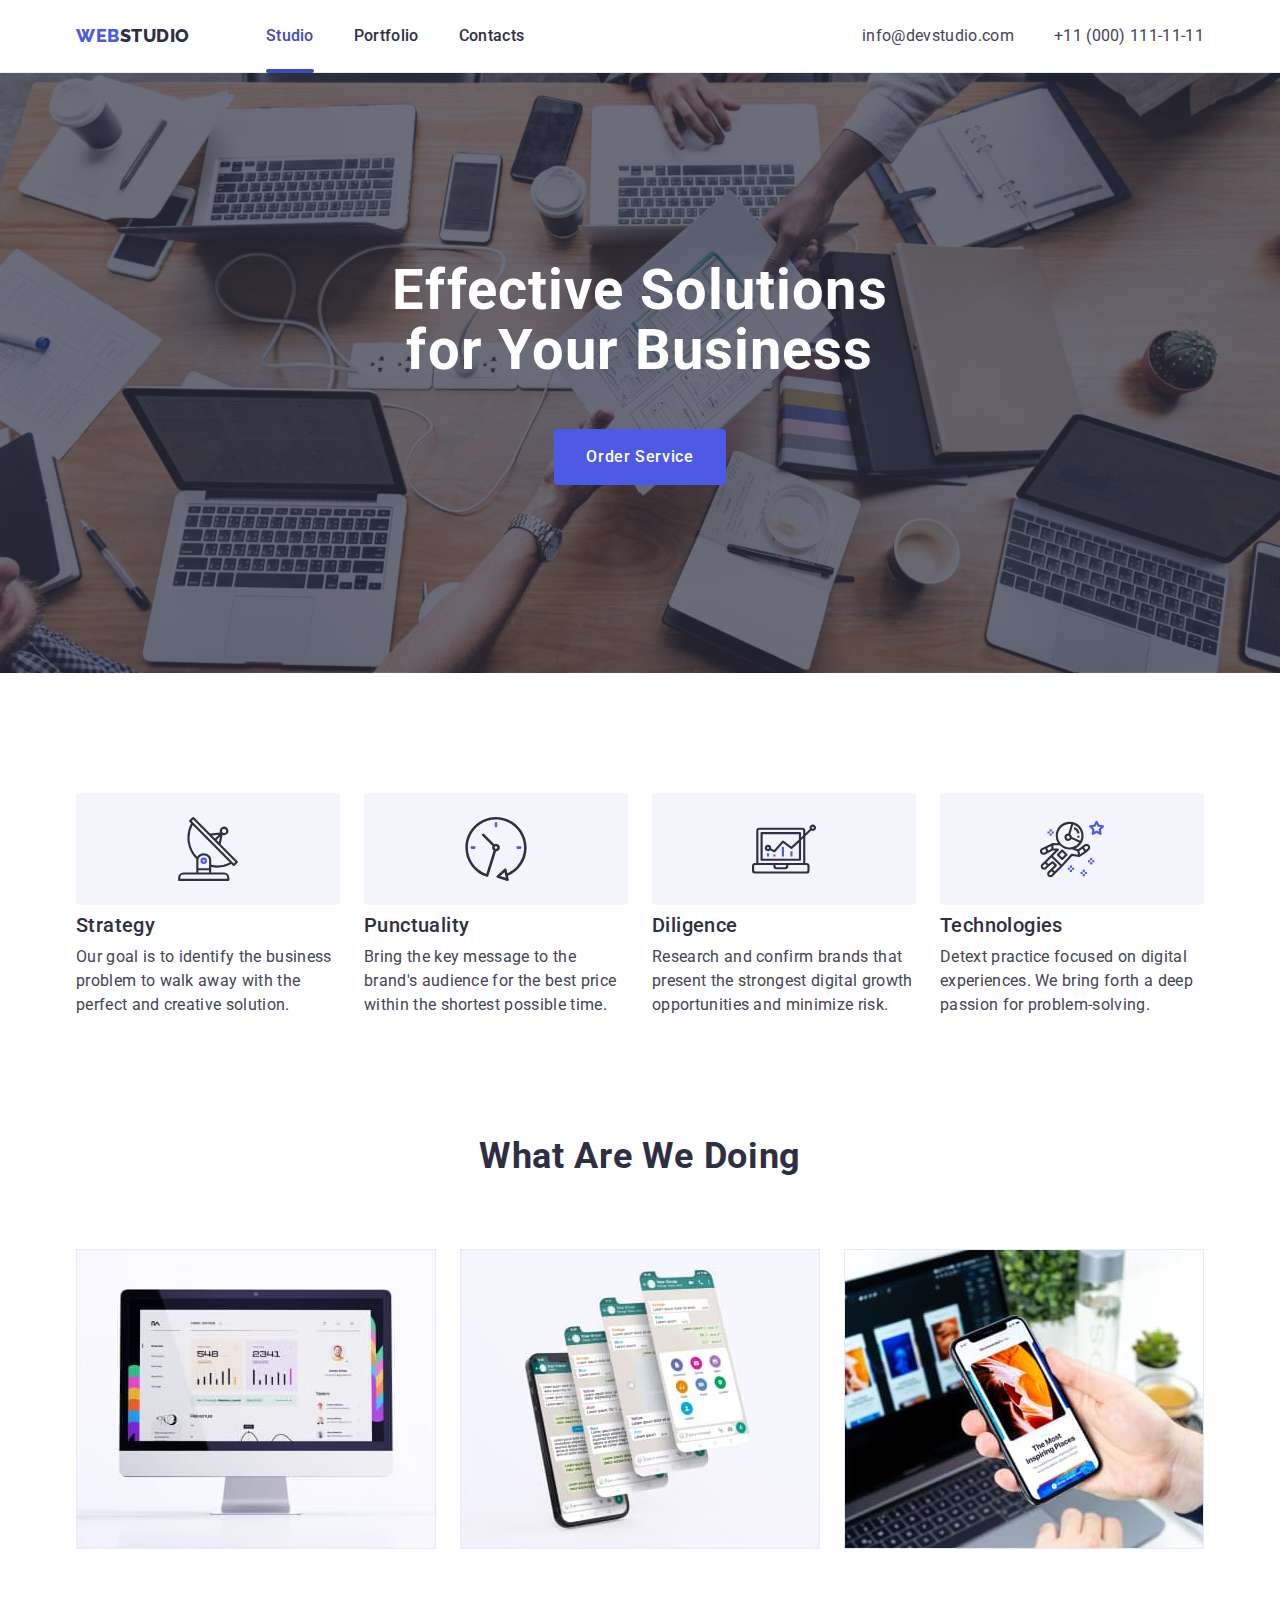
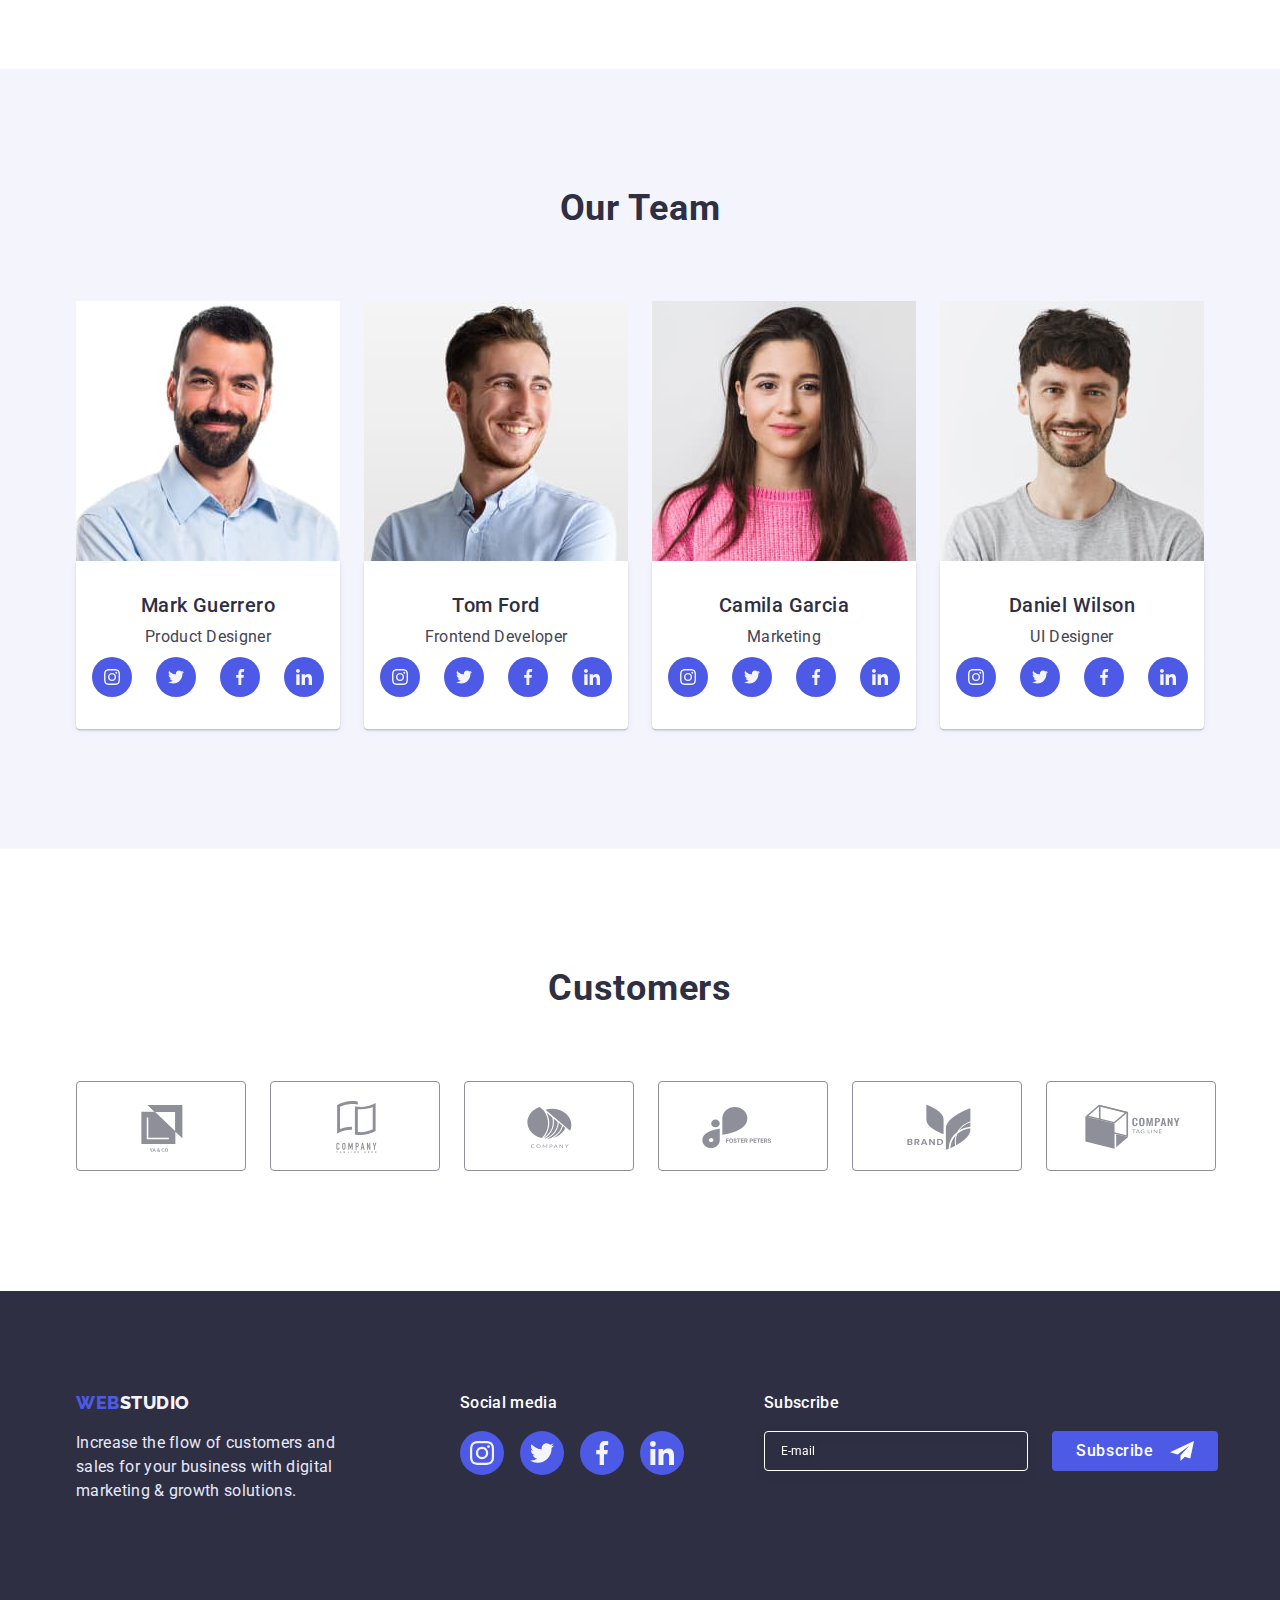
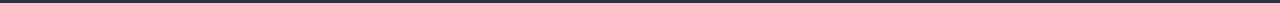
<file: index.html>
<!DOCTYPE html>
<html lang="en">
  <head>
    <meta charset="UTF-8" />
    <meta http-equiv="X-UA-Compatible" content="IE=edge" />
    <meta name="viewport" content="width=device-width, initial-scale=1.0" />
    <title>Document</title>
    <link rel="preconnect" href="https://fonts.googleapis.com" />
    <link rel="preconnect" href="https://fonts.gstatic.com" crossorigin />
    <link
      href="https://fonts.googleapis.com/css2?family=Raleway:wght@800&family=Roboto:wght@400;500;700;900&display=swap"
      rel="stylesheet"
    />
    <link
      rel="stylesheet"
      href="https://cdn.jsdelivr.net/npm/modern-normalize@1.1.0/modern-normalize.min.css"
    />
    <link rel="stylesheet" href="./css/styles.css" />
  </head>
  <body>
    <!-- Header -->
    <header class="top-header">
      <div class="container header-container">
        <nav class="top-nav">
          <!-- Logo -->
          <a class="logo-link link" href="./index.html"
            >Web<span class="logo-link-dark">Studio</span></a
          >
          <ul class="menu list">
            <li class="menu-item">
              <a class="menu-link current-link link" href="./index.html"
                >Studio</a
              >
            </li>
            <li class="menu-item">
              <a class="menu-link link" href="./portfolio.html">Portfolio</a>
            </li>
            <li class="menu-item">
              <a class="menu-link link" href="">Contacts</a>
            </li>
          </ul>
        </nav>
        <address class="address">
          <ul class="contact list">
            <li class="contact-item">
              <a class="contact-info link" href="mailto:info@devstudio.com"
                >info@devstudio.com</a
              >
            </li>
            <li class="contact-item">
              <a class="contact-info link" href="tel:+110001111111"
                >+11 (000) 111-11-11</a
              >
            </li>
          </ul>
        </address>
      </div>
    </header>

    <!-- Content  -->
    <main>
      <!-- Hero image -->
      <section class="hero">
        <div class="container hero-container">
          <h1 class="hero-title">Effective Solutions for Your Business</h1>
          <button class="modal-btn" type="button" data-modal-open>
            Order Service
          </button>
        </div>
      </section>

      <!-- Section 1 -->
      <section class="skills-section section">
        <div class="container">
          <h2 class="title visually-hidden">our skills</h2>
          <ul class="flex-list skills-list list">
            <li class="skills-item">
              <div class="skills-card">
                <svg width="64" height="64" class="skills-icon">
                  <use href="./images/icons.svg#icon-antenna"></use>
                </svg>
              </div>
              <div class="skills-text">
                <h3 class="caption">Strategy</h3>
                <p class="text">
                  Our goal is to identify the business problem to walk away with
                  the perfect and creative solution.
                </p>
              </div>
            </li>
            <li class="skills-item">
              <div class="skills-card">
                <svg width="64" height="64" class="skills-icon">
                  <use href="./images/icons.svg#icon-clock"></use>
                </svg>
              </div>
              <div class="skills-text">
                <h3 class="caption">Punctuality</h3>
                <p class="text">
                  Bring the key message to the brand's audience for the best
                  price within the shortest possible time.
                </p>
              </div>
            </li>
            <li class="skills-item">
              <div class="skills-card">
                <svg width="64" height="64" class="skills-icon">
                  <use href="./images/icons.svg#icon-diagram"></use>
                </svg>
              </div>
              <div class="skills-text">
                <h3 class="caption">Diligence</h3>
                <p class="text">
                  Research and confirm brands that present the strongest digital
                  growth opportunities and minimize risk.
                </p>
              </div>
            </li>
            <li class="skills-item">
              <div class="skills-card">
                <svg width="64" height="64" class="skills-icon">
                  <use href="./images/icons.svg#icon-astronaut"></use>
                </svg>
              </div>
              <div class="skills-text">
                <h3 class="caption">Technologies</h3>
                <p class="text">
                  Detext practice focused on digital experiences. We bring forth
                  a deep passion for problem-solving.
                </p>
              </div>
            </li>
          </ul>
        </div>
      </section>

      <!-- Section 2 -->
      <section class="work-section section">
        <div class="container">
          <h2 class="title">What are we doing</h2>
          <ul class="flex-list list">
            <li class="work-item">
              <img
                src="./images/section/computer1.jpg"
                alt="computer"
                width="360"
                height="300"
              />
            </li>
            <li class="work-item">
              <img
                src="./images/section/telephone2.jpg"
                alt="telephone"
                width="360"
                height="300"
              />
            </li>
            <li class="work-item">
              <img
                src="./images/section/technical3.jpg"
                alt="technical"
                width="360"
                height="300"
              />
            </li>
          </ul>
        </div>
      </section>

      <!-- Section 3 -->
      <section class="team-section section">
        <div class="container">
          <h2 class="title">Our Team</h2>
          <ul class="flex-list list">
            <li class="team-item">
              <img
                src="./images/our_team/mark_guerrero.jpg"
                alt="Mark Guerrero"
                width="264"
                height="260"
              />
              <div class="team-text">
                <h3 class="caption">Mark Guerrero</h3>
                <p class="text">Product Designer</p>
                <ul class="team-soc-list list">
                  <li class="team-soc-item">
                    <a href="" class="team-soc-link link">
                      <svg width="16" height="16" class="team-soc-icon">
                        <use href="./images/icons.svg#icon-instagram"></use>
                      </svg>
                    </a>
                  </li>
                  <li class="team-soc-item">
                    <a href="" class="team-soc-link link">
                      <svg width="16" height="16" class="team-soc-icon">
                        <use href="./images/icons.svg#icon-twitter"></use>
                      </svg>
                    </a>
                  </li>
                  <li class="team-soc-item">
                    <a href="" class="team-soc-link link"
                      ><svg width="16" height="16" class="team-soc-icon">
                        <use href="./images/icons.svg#icon-facebook"></use></svg
                    ></a>
                  </li>
                  <li class="team-soc-item">
                    <a href="" class="team-soc-link link"
                      ><svg width="16" height="16" class="team-soc-icon">
                        <use href="./images/icons.svg#icon-linkedin"></use></svg
                    ></a>
                  </li>
                </ul>
              </div>
            </li>
            <li class="team-item">
              <img
                src="./images/our_team/tom_ford.jpg"
                alt="Tom Ford"
                width="264"
                height="260"
              />
              <div class="team-text">
                <h3 class="caption">Tom Ford</h3>
                <p class="text">Frontend Developer</p>
                <ul class="team-soc-list list">
                  <li class="team-soc-item">
                    <a href="" class="team-soc-link link">
                      <svg width="16" height="16" class="team-soc-icon">
                        <use href="./images/icons.svg#icon-instagram"></use>
                      </svg>
                    </a>
                  </li>
                  <li class="team-soc-item">
                    <a href="" class="team-soc-link link">
                      <svg width="16" height="16" class="team-soc-icon">
                        <use href="./images/icons.svg#icon-twitter"></use>
                      </svg>
                    </a>
                  </li>
                  <li class="team-soc-item">
                    <a href="" class="team-soc-link link"
                      ><svg width="16" height="16" class="team-soc-icon">
                        <use href="./images/icons.svg#icon-facebook"></use></svg
                    ></a>
                  </li>
                  <li class="team-soc-item">
                    <a href="" class="team-soc-link link"
                      ><svg width="16" height="16" class="team-soc-icon">
                        <use href="./images/icons.svg#icon-linkedin"></use></svg
                    ></a>
                  </li>
                </ul>
              </div>
            </li>
            <li class="team-item">
              <img
                src="./images/our_team/camila_garcia.jpg"
                alt="Camila Garcia"
                width="264"
                height="260"
              />
              <div class="team-text">
                <h3 class="caption">Camila Garcia</h3>
                <p class="text">Marketing</p>
                <ul class="team-soc-list list">
                  <li class="team-soc-item">
                    <a href="" class="team-soc-link link">
                      <svg width="16" height="16" class="team-soc-icon">
                        <use href="./images/icons.svg#icon-instagram"></use>
                      </svg>
                    </a>
                  </li>
                  <li class="team-soc-item">
                    <a href="" class="team-soc-link link">
                      <svg width="16" height="16" class="team-soc-icon">
                        <use href="./images/icons.svg#icon-twitter"></use>
                      </svg>
                    </a>
                  </li>
                  <li class="team-soc-item">
                    <a href="" class="team-soc-link link"
                      ><svg width="16" height="16" class="team-soc-icon">
                        <use href="./images/icons.svg#icon-facebook"></use></svg
                    ></a>
                  </li>
                  <li class="team-soc-item">
                    <a href="" class="team-soc-link link"
                      ><svg width="16" height="16" class="team-soc-icon">
                        <use href="./images/icons.svg#icon-linkedin"></use></svg
                    ></a>
                  </li>
                </ul>
              </div>
            </li>
            <li class="team-item">
              <img
                src="./images/our_team/daniel_wilson.jpg"
                alt="Daniel Wilson"
                width="264"
                height="260"
              />
              <div class="team-text">
                <h3 class="caption">Daniel Wilson</h3>
                <p class="text">UI Designer</p>
                <ul class="team-soc-list list">
                  <li class="team-soc-item">
                    <a href="" class="team-soc-link link">
                      <svg width="16" height="16" class="team-soc-icon">
                        <use href="./images/icons.svg#icon-instagram"></use>
                      </svg>
                    </a>
                  </li>
                  <li class="team-soc-item">
                    <a href="" class="team-soc-link link">
                      <svg width="16" height="16" class="team-soc-icon">
                        <use href="./images/icons.svg#icon-twitter"></use>
                      </svg>
                    </a>
                  </li>
                  <li class="team-soc-item">
                    <a href="" class="team-soc-link link"
                      ><svg width="16" height="16" class="team-soc-icon">
                        <use href="./images/icons.svg#icon-facebook"></use></svg
                    ></a>
                  </li>
                  <li class="team-soc-item">
                    <a href="" class="team-soc-link link"
                      ><svg width="16" height="16" class="team-soc-icon">
                        <use href="./images/icons.svg#icon-linkedin"></use></svg
                    ></a>
                  </li>
                </ul>
              </div>
            </li>
          </ul>
        </div>
      </section>

      <!-- Section 4 -->
      <section class="customers-section section">
        <div class="container">
          <h2 class="title">Customers</h2>
          <ul class="customers-list list">
            <li class="customers-card">
              <a href="" class="customers-link link">
                <svg width="104" height="56" class="customers-icon">
                  <use href="./images/icons.svg#icon-ya-and-co"></use>
                </svg>
              </a>
            </li>
            <li class="customers-card">
              <a href="" class="customers-link link">
                <svg width="104" height="56" class="customers-icon">
                  <use href="./images/icons.svg#icon-tag-line-here"></use>
                </svg>
              </a>
            </li>
            <li class="customers-card">
              <a href="" class="customers-link link">
                <svg width="104" height="56" class="customers-icon">
                  <use href="./images/icons.svg#icon-company"></use>
                </svg>
              </a>
            </li>
            <li class="customers-card">
              <a href="" class="customers-link link">
                <svg width="104" height="56" class="customers-icon">
                  <use href="./images/icons.svg#icon-foster-peters"></use>
                </svg>
              </a>
            </li>
            <li class="customers-card">
              <a href="" class="customers-link link">
                <svg width="104" height="56" class="customers-icon">
                  <use href="./images/icons.svg#icon-brand"></use>
                </svg>
              </a>
            </li>
            <li class="customers-card">
              <a href="" class="customers-link link">
                <svg width="104" height="56" class="customers-icon">
                  <use href="./images/icons.svg#icon-co-tag-line"></use>
                </svg>
              </a>
            </li>
          </ul>
        </div>
      </section>
    </main>

    <!-- Footer -->
    <footer class="footer-page">
      <div class="container footer-container">
        <div class="footer-logo-box">
          <a class="logo-link link" href="./index.html"
            >Web<span class="logo-link-white">Studio</span></a
          >
          <p class="footer-text text">
            Increase the flow of customers and sales for your business with
            digital marketing & growth solutions.
          </p>
        </div>
        <div class="footer-social-box">
          <p class="social-text text">Social media</p>
          <ul class="footer-soc-list list">
            <li class="footer-soc-item">
              <a href="" class="footer-soc-link link">
                <svg width="24" height="24" class="footer-soc-icon">
                  <use href="./images/icons.svg#icon-instagram"></use>
                </svg>
              </a>
            </li>
            <li class="footer-soc-item">
              <a href="" class="footer-soc-link link">
                <svg width="24" height="24" class="footer-soc-icon">
                  <use href="./images/icons.svg#icon-twitter"></use>
                </svg>
              </a>
            </li>
            <li class="footer-soc-item">
              <a href="" class="footer-soc-link link">
                <svg width="24" height="24" class="footer-soc-icon">
                  <use href="./images/icons.svg#icon-facebook"></use>
                </svg>
              </a>
            </li>
            <li class="footer-soc-item">
              <a href="" class="footer-soc-link link">
                <svg width="24" height="24" class="footer-soc-icon">
                  <use href="./images/icons.svg#icon-linkedin"></use>
                </svg>
              </a>
            </li>
          </ul>
        </div>
        <div class="footer-subcribe-box">
          <p class="social-text text">Subscribe</p>
          <form class="footer-subscribe-form">
            <label class="footer-label">
              <input
                type="email"
                name="email"
                class="subscribe-input"
                placeholder="E-mail"
              />
            </label>
            <button class="subscribe-btn" type="submit">
              Subscribe
              <svg width="24" height="24" class="footer-subscribe-icon">
                <use href="./images/icons.svg#icon-frame"></use>
              </svg>
            </button>
          </form>
        </div>
      </div>
    </footer>

    <!-- Modal window -->
    <div class="backdrop is-hidden" data-modal>
      <div class="modal">
        <button type="button" class="modal-close-btn" data-modal-close>
          <svg width="8" height="8" class="modal-close-icon">
            <use href="./images/icons.svg#icon-close"></use>
          </svg>
        </button>
        <p class="modal-title text">
          Leave your contacts and we will call you back
        </p>
        <form class="contact-form">
          <div class="modal-field">
            <label for="user_name" class="modal-label-text">Name</label>
            <div class="input-wrap">
              <input
                type="text"
                name="user-name"
                class="modal-input"
                id="user_name"
                required
              />
              <svg width="18" height="24" class="modal-input-icon">
                <use href="./images/icons.svg#icon-person-black"></use>
              </svg>
            </div>
          </div>
          <div class="modal-field">
            <label for="user_phone_number" class="modal-label-text"
              >Phone</label
            >
            <div class="input-wrap">
              <input
                type="tel"
                name="phone-number"
                class="modal-input"
                id="user_phone_number"
                required
              />
              <svg width="18" height="24" class="modal-input-icon">
                <use href="./images/icons.svg#icon-phone-black"></use>
              </svg>
            </div>
          </div>
          <div class="modal-field">
            <label for="user_email" class="modal-label-text">Email</label>
            <div class="input-wrap">
              <input
                type="email"
                name="email"
                class="modal-input"
                id="user_email"
              />
              <svg width="18" height="24" class="modal-input-icon">
                <use href="./images/icons.svg#icon-email-black"></use>
              </svg>
            </div>
          </div>
          <div class="input-wrap">
            <label for="user_comment" class="modal-label-text">Comment</label>
            <textarea
              name="comment"
              id="user_comment"
              class="modal-text-area"
              placeholder="Text input"
            ></textarea>
          </div>
          <input
            type="checkbox"
            name="privacy-policy"
            value="true"
            id="privacy_policy"
            class="modal-check visually-hidden"
          />
          <label for="privacy_policy" class="check-text">
            <span>
              <svg width="10" height="8" class="check-icon">
                <use href="./images/icons.svg#icon-check"></use>
              </svg>
            </span>
            I accept the terms and conditions of the<a
              href=""
              class="privacy-link"
              >Privacy Policy</a
            ></label
          >
          <button type="submit" class="modal-submit-btn">Send</button>
        </form>
      </div>
    </div>

    <script src="./js/modal.js"></script>
  </body>
</html>
</file>
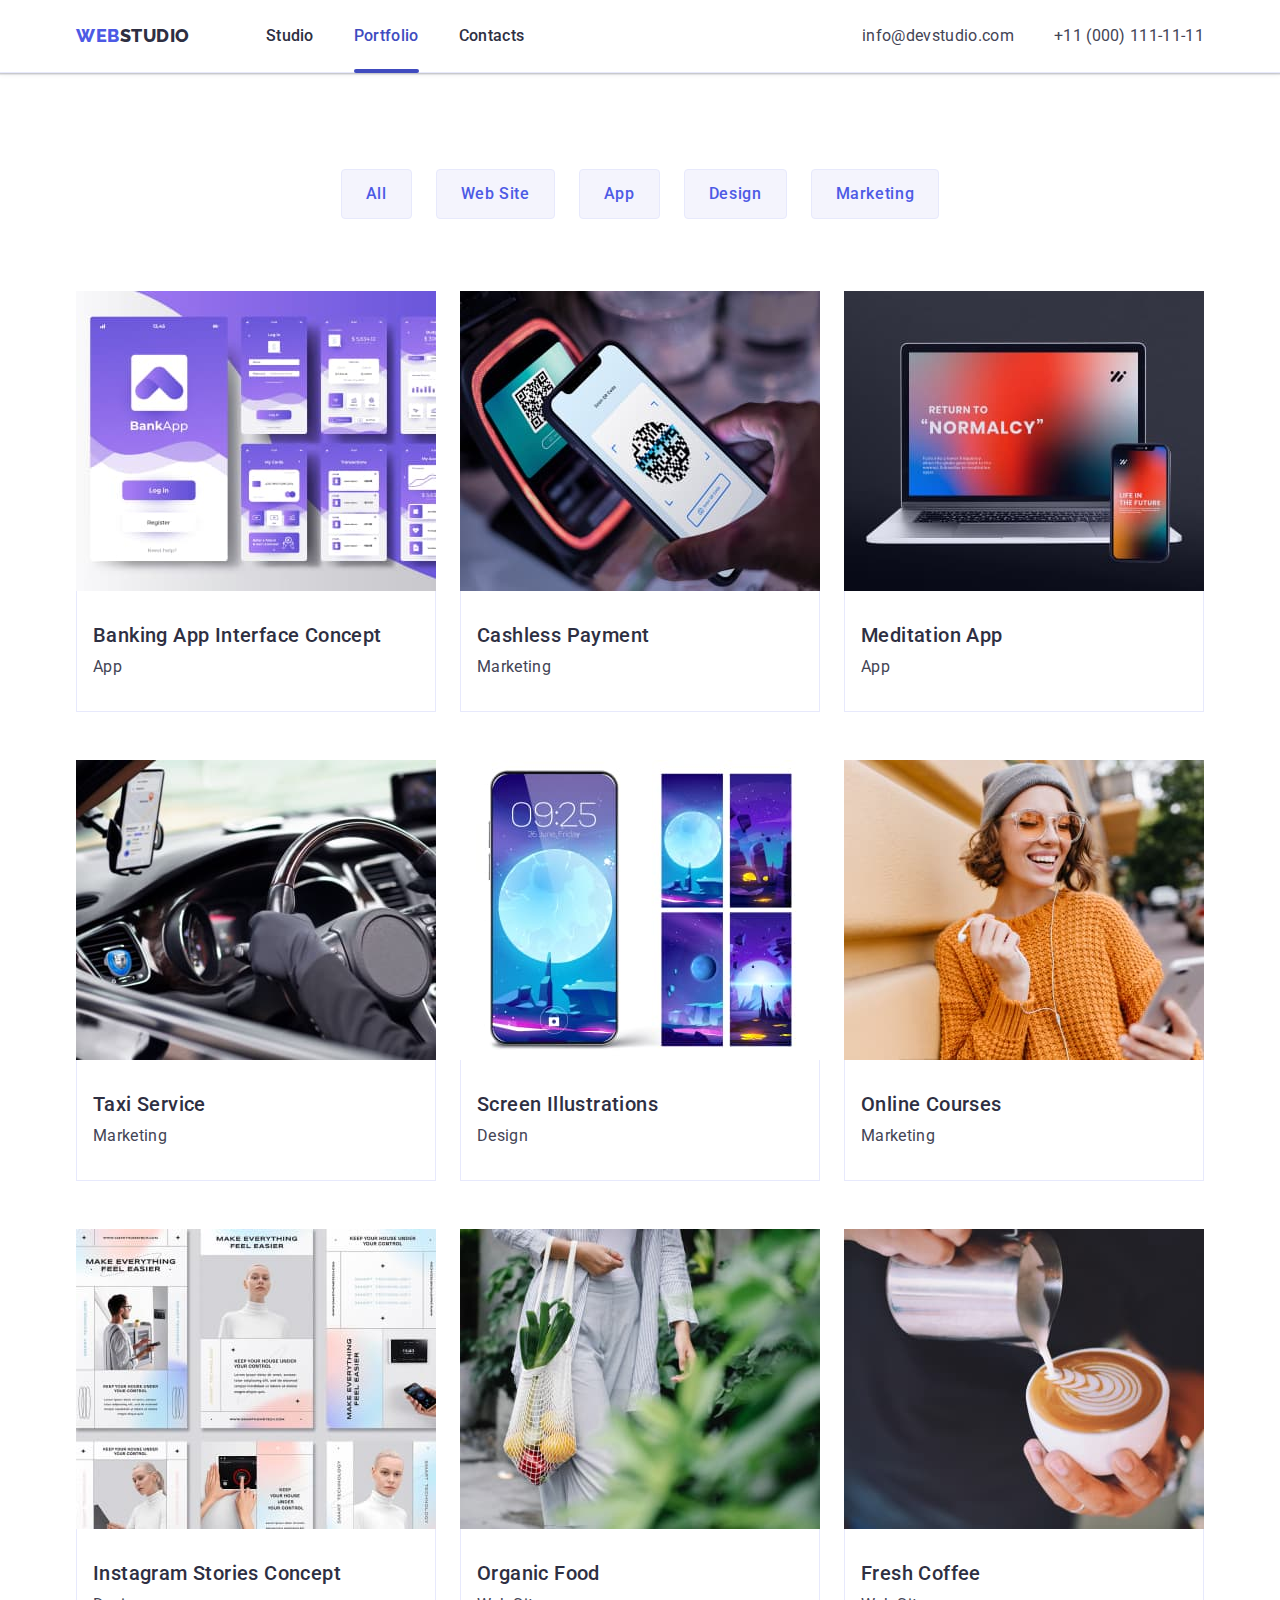
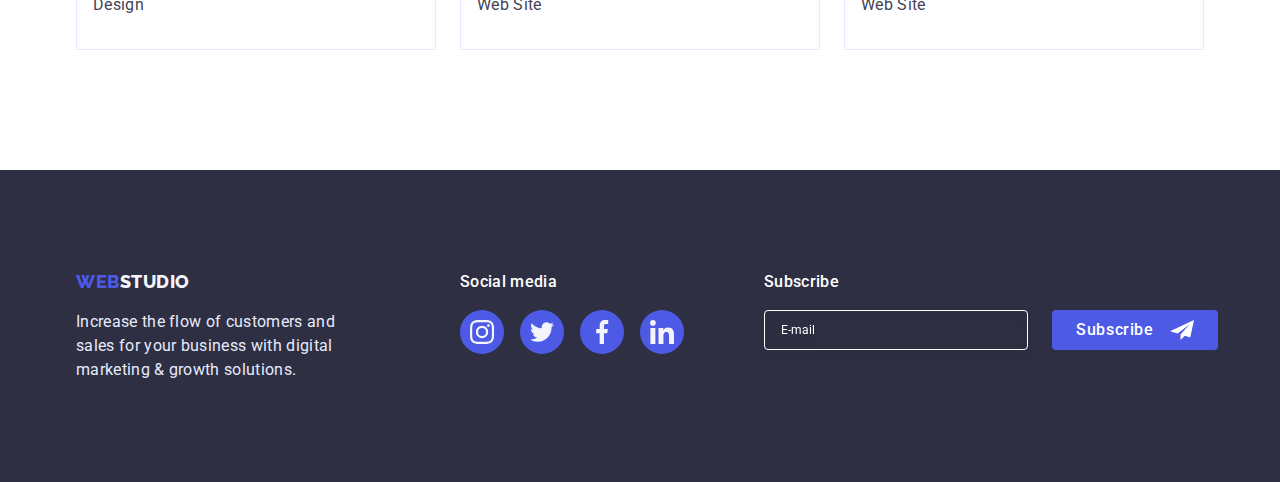
<file: portfolio.html>
<!DOCTYPE html>
<html lang="en">
  <head>
    <meta charset="UTF-8" />
    <meta http-equiv="X-UA-Compatible" content="IE=edge" />
    <meta name="viewport" content="width=device-width, initial-scale=1.0" />
    <title>Document</title>
    <link rel="preconnect" href="https://fonts.googleapis.com" />
    <link rel="preconnect" href="https://fonts.gstatic.com" crossorigin />
    <link
      href="https://fonts.googleapis.com/css2?family=Raleway:wght@800&family=Roboto:wght@400;500;700;900&display=swap"
      rel="stylesheet"
    />
    <link
      rel="stylesheet"
      href="https://cdn.jsdelivr.net/npm/modern-normalize@1.1.0/modern-normalize.min.css"
    />
    <link rel="stylesheet" href="./css/styles.css" />
  </head>
  <body>
    <!-- Header -->
    <header class="top-header">
      <div class="container header-container">
        <nav class="top-nav">
          <!-- Logo -->
          <a class="logo-link link" href="./index.html"
            >Web<span class="logo-link-dark">Studio</span></a
          >
          <ul class="menu list">
            <li class="menu-item">
              <a class="menu-link link" href="./index.html">Studio</a>
            </li>
            <li class="menu-item">
              <a class="menu-link current-link link" href="./portfolio.html"
                >Portfolio</a
              >
            </li>
            <li class="menu-item">
              <a class="menu-link link" href="">Contacts</a>
            </li>
          </ul>
        </nav>
        <address class="address">
          <ul class="contact list">
            <li class="contact-item">
              <a class="contact-info link" href="mailto:info@devstudio.com"
                >info@devstudio.com</a
              >
            </li>
            <li class="contact-item">
              <a class="contact-info link" href="tel:+110001111111"
                >+11 (000) 111-11-11</a
              >
            </li>
          </ul>
        </address>
      </div>
    </header>

    <!-- Content -->
    <main>
      <section class="portfolio-section section">
        <div class="container">
          <h1 class="visually-hidden">Filters</h1>
          <ul class="filters-list list">
            <li><button class="filters-btn" type="button">All</button></li>
            <li><button class="filters-btn" type="button">Web Site</button></li>
            <li><button class="filters-btn" type="button">App</button></li>
            <li><button class="filters-btn" type="button">Design</button></li>
            <li>
              <button class="filters-btn" type="button">Marketing</button>
            </li>
          </ul>
          <ul class="portfolio-list list">
            <li class="portfolio-item">
              <a class="portfolio-link link" href="">
                <div class="product-description">
                  <img
                    src="./images/project_card/bank_app.jpg"
                    alt="Banking App Interface Concept"
                    width="360"
                    height="300"
                  />
                  <p class="overlay">
                    14 Stylish and User-Friendly App Design Concepts · Task
                    Manager App · Calorie Tracker App · Exotic Fruit Ecommerce
                    App · Cloud Storage App
                  </p>
                </div>
                <div class="border-text">
                  <h2 class="caption">Banking App Interface Concept</h2>
                  <p class="text">App</p>
                </div>
              </a>
            </li>
            <li class="portfolio-item">
              <a class="portfolio-link link" href="">
                <div class="product-description">
                  <img
                    src="./images/project_card/cashless_payment.jpg"
                    alt="Cashless Payment"
                    width="360"
                    height="300"
                  />
                  <p class="overlay">
                    14 Stylish and User-Friendly App Design Concepts · Task
                    Manager App · Calorie Tracker App · Exotic Fruit Ecommerce
                    App · Cloud Storage App
                  </p>
                </div>
                <div class="border-text">
                  <h2 class="caption">Cashless Payment</h2>
                  <p class="text">Marketing</p>
                </div>
              </a>
            </li>
            <li class="portfolio-item">
              <a class="portfolio-link link" href="">
                <div class="product-description">
                  <img
                    src="./images/project_card/meditation_app.jpg"
                    alt="Meditation App"
                    width="360"
                    height="300"
                  />
                  <p class="overlay">
                    14 Stylish and User-Friendly App Design Concepts · Task
                    Manager App · Calorie Tracker App · Exotic Fruit Ecommerce
                    App · Cloud Storage App
                  </p>
                </div>
                <div class="border-text">
                  <h2 class="caption">Meditation App</h2>
                  <p class="text">App</p>
                </div>
              </a>
            </li>
            <li class="portfolio-item">
              <a class="portfolio-link link" href="">
                <div class="product-description">
                  <img
                    src="./images/project_card/taxi_service.jpg"
                    alt="Taxi Service"
                    width="360"
                    height="300"
                  />
                  <p class="overlay">
                    14 Stylish and User-Friendly App Design Concepts · Task
                    Manager App · Calorie Tracker App · Exotic Fruit Ecommerce
                    App · Cloud Storage App
                  </p>
                </div>
                <div class="border-text">
                  <h2 class="caption">Taxi Service</h2>
                  <p class="text">Marketing</p>
                </div>
              </a>
            </li>
            <li class="portfolio-item">
              <a class="portfolio-link link" href="">
                <div class="product-description">
                  <img
                    src="./images/project_card/screen_illustrations.jpg"
                    alt="Screen Illustrations"
                    width="360"
                    height="300"
                  />
                  <p class="overlay">
                    14 Stylish and User-Friendly App Design Concepts · Task
                    Manager App · Calorie Tracker App · Exotic Fruit Ecommerce
                    App · Cloud Storage App
                  </p>
                </div>
                <div class="border-text">
                  <h2 class="caption">Screen Illustrations</h2>
                  <p class="text">Design</p>
                </div>
              </a>
            </li>
            <li class="portfolio-item">
              <a class="portfolio-link link" href="">
                <div class="product-description">
                  <img
                    src="./images/project_card/online_courses.jpg"
                    alt="Online Courses"
                    width="360"
                    height="300"
                  />
                  <p class="overlay">
                    14 Stylish and User-Friendly App Design Concepts · Task
                    Manager App · Calorie Tracker App · Exotic Fruit Ecommerce
                    App · Cloud Storage App
                  </p>
                </div>
                <div class="border-text">
                  <h2 class="caption">Online Courses</h2>
                  <p class="text">Marketing</p>
                </div>
              </a>
            </li>
            <li class="portfolio-item">
              <a class="portfolio-link link" href="">
                <div class="product-description">
                  <img
                    src="./images/project_card/instagram_stories.jpg"
                    alt="Instagram Stories Concept"
                    width="360"
                    height="300"
                  />
                  <p class="overlay">
                    14 Stylish and User-Friendly App Design Concepts · Task
                    Manager App · Calorie Tracker App · Exotic Fruit Ecommerce
                    App · Cloud Storage App
                  </p>
                </div>
                <div class="border-text">
                  <h2 class="caption">Instagram Stories Concept</h2>
                  <p class="text">Design</p>
                </div>
              </a>
            </li>
            <li class="portfolio-item">
              <a class="portfolio-link link" href="">
                <div class="product-description">
                  <img
                    src="./images/project_card/organic_food.jpg"
                    alt="Organic Food"
                    width="360"
                    height="300"
                  />
                  <p class="overlay">
                    14 Stylish and User-Friendly App Design Concepts · Task
                    Manager App · Calorie Tracker App · Exotic Fruit Ecommerce
                    App · Cloud Storage App
                  </p>
                </div>
                <div class="border-text">
                  <h2 class="caption">Organic Food</h2>
                  <p class="text">Web Site</p>
                </div>
              </a>
            </li>
            <li class="portfolio-item">
              <a class="portfolio-link link" href="">
                <div class="product-description">
                  <img
                    src="./images/project_card/fresh_coffee.jpg"
                    alt="Fresh Coffee"
                    width="360"
                    height="300"
                  />
                  <p class="overlay">
                    14 Stylish and User-Friendly App Design Concepts · Task
                    Manager App · Calorie Tracker App · Exotic Fruit Ecommerce
                    App · Cloud Storage App
                  </p>
                </div>
                <div class="border-text">
                  <h2 class="caption">Fresh Coffee</h2>
                  <p class="text">Web Site</p>
                </div>
              </a>
            </li>
          </ul>
        </div>
      </section>
    </main>
    <!-- Footer -->
    <footer class="footer-page">
      <div class="container footer-container">
        <div class="footer-logo-box">
          <a class="logo-link link" href="./index.html"
            >Web<span class="logo-link-white">Studio</span></a
          >
          <p class="footer-text text">
            Increase the flow of customers and sales for your business with
            digital marketing & growth solutions.
          </p>
        </div>
        <div class="footer-social-box">
          <p class="social-text text">Social media</p>
          <ul class="footer-soc-list list">
            <li class="footer-soc-item">
              <a href="" class="footer-soc-link link">
                <svg width="24" height="24" class="footer-soc-icon">
                  <use href="./images/icons.svg#icon-instagram"></use>
                </svg>
              </a>
            </li>
            <li class="footer-soc-item">
              <a href="" class="footer-soc-link link">
                <svg width="24" height="24" class="footer-soc-icon">
                  <use href="./images/icons.svg#icon-twitter"></use>
                </svg>
              </a>
            </li>
            <li class="footer-soc-item">
              <a href="" class="footer-soc-link link">
                <svg width="24" height="24" class="footer-soc-icon">
                  <use href="./images/icons.svg#icon-facebook"></use>
                </svg>
              </a>
            </li>
            <li class="footer-soc-item">
              <a href="" class="footer-soc-link link">
                <svg width="24" height="24" class="footer-soc-icon">
                  <use href="./images/icons.svg#icon-linkedin"></use>
                </svg>
              </a>
            </li>
          </ul>
        </div>
        <div class="footer-subcribe-box">
          <p class="social-text text">Subscribe</p>
          <form class="footer-subscribe-form">
            <label class="footer-label">
              <input
                type="email"
                name="email"
                class="subscribe-input"
                placeholder="E-mail"
              />
            </label>
            <button class="subscribe-btn" type="submit">
              Subscribe
              <svg width="24" height="24" class="footer-subscribe-icon">
                <use href="./images/icons.svg#icon-frame"></use>
              </svg>
            </button>
          </form>
        </div>
      </div>
    </footer>
  </body>
</html>
</file>
<file: css/styles.css>
:root {
  --primary-text-color: #434455;
  --secondary-text-color: #2e2f42;
  --accent-color: #4d5ae5;
  --pointing-state-color: #404bbf;
  --primary-white-color: #ffffff;
  --cloud-color: #f4f4fd;
  --cornflower-color: #e7e9fc;
  --color-green: #31d0aa;
  --color-light-slate: #8e8f99;
}

body {
  font-family: "Roboto", sans-serif;
  color: var(--primary-text-color);
}

h1,
h2,
h3,
h4,
p {
  margin: 0;
}

ul {
  padding-left: 0;
  margin: 0;
}
img {
  display: block;
  max-width: 100%;
  height: auto;
}

address {
  font-style: normal;
}

button {
  cursor: pointer;
}

.container {
  width: 1158px;
  padding-left: 15px;
  padding-right: 15px;
  margin: 0 auto;
}

.list {
  padding: 0;
  margin: 0;
  list-style: none;
}

.link {
  text-decoration: none;
}

/* ================ COMPONENTS ================= */
.logo-link {
  font-family: "Raleway", sans-serif;
  font-weight: 800;
  font-size: 18px;
  line-height: 1.33;
  letter-spacing: 0.03em;
  text-transform: uppercase;
  color: var(--accent-color);
}

.logo-link-dark {
  color: var(--secondary-text-color);
}

.logo-link-white {
  color: var(--cloud-color);
}

.title {
  margin-bottom: 72px;
  font-size: 36px;
  line-height: 1.11;
  text-align: center;
  letter-spacing: 0.02em;
  text-transform: capitalize;
  color: var(--secondary-text-color);
}

.caption {
  font-weight: 500;
  font-size: 20px;
  line-height: 1.2;
  letter-spacing: 0.02em;
  color: var(--secondary-text-color);
  margin-bottom: 8px;
}

.text {
  font-size: 16px;
  line-height: 1.5;
  letter-spacing: 0.02em;
  color: var(--primary-text-color);
}

.section {
  padding-top: 120px;
  padding-bottom: 120px;
}

.flex-list {
  display: flex;
  flex-wrap: wrap;
  gap: 24px;
}

.visually-hidden {
  position: absolute;
  width: 1px;
  height: 1px;
  margin: -1px;
  border: 0;
  padding: 0;
  white-space: nowrap;
  clip-path: inset(100%);
  clip: rect(0 0 0 0);
  overflow: hidden;
}
/* ================ /COMPONENTS ================= */

/* ================ HEADER ================== */
.header-container {
  display: flex;
  align-items: center;
  justify-content: space-between;
}

.top-nav {
  display: flex;
  align-items: center;
}

.menu {
  display: flex;
  align-items: center;
}

.contact {
  display: flex;
  align-items: center;
}

.contact-item:not(:last-child) {
  margin-right: 40px;
}

.logo-link {
  margin-right: 76px;
}

.menu-item:not(:last-child) {
  margin-right: 40px;
}

.top-header {
  padding-top: 24px;
  padding-bottom: 24px;
  border-bottom: 1px solid var(--cornflower-color);
  box-shadow: 0px 2px 1px rgba(46, 47, 66, 0.08),
    0px 1px 1px rgba(46, 47, 66, 0.16), 0px 1px 6px rgba(46, 47, 66, 0.08);
}

.menu-link {
  font-weight: 500;
  font-size: 16px;
  line-height: 1.5;
  letter-spacing: 0.02em;
  color: var(--secondary-text-color);

  transition: color 250ms cubic-bezier(0.4, 0, 0.2, 1);
}

.current-link {
  position: relative;
  color: var(--pointing-state-color);
}

.current-link::after {
  content: "";

  position: absolute;
  top: 43px;

  display: block;
  width: 100%;
  height: 4px;
  background: var(--pointing-state-color);
  border-radius: 2px;
}

.contact-info {
  font-size: 16px;
  line-height: 1.5;
  letter-spacing: 0.02em;
  color: var(--primary-text-color);

  transition: color 250ms cubic-bezier(0.4, 0, 0.2, 1);
}

.menu-link:hover,
.menu-link:focus,
.contact-info:hover,
.contact-info:focus {
  color: var(--pointing-state-color);
}

/* ================ /HEADER ================== */
/* ================ HERO IMAGE ================= */
.hero {
  text-align: center;
  padding-top: 188px;
  padding-bottom: 188px;
  background-color: var(--secondary-text-color);
  max-width: 1440px;
  margin-left: auto;
  margin-right: auto;
  background-image: linear-gradient(
      rgba(46, 47, 66, 0.7),
      rgba(46, 47, 66, 0.7)
    ),
    url(../images/hero/hero-bg.jpg);
  background-repeat: no-repeat;
  background-position: center;
  background-size: cover;
}

.hero-title {
  font-size: 56px;
  line-height: 1.07;
  letter-spacing: 0.02em;
  color: var(--primary-white-color);
  max-width: 496px;
  margin: 0 auto;
  margin-bottom: 48px;
}

.modal-btn {
  border: none;
  border-radius: 4px;
  min-width: 169px;
  padding: 16px 32px;
  font-family: "Roboto", sans-serif;
  font-weight: 500;
  font-size: 16px;
  line-height: 1.5;
  letter-spacing: 0.04em;
  color: var(--primary-white-color);
  background-color: var(--accent-color);

  transition-property: background-color, box-shadow;
  transition-duration: 250ms;
  transition-timing-function: cubic-bezier(0.4, 0, 0.2, 1);
}

.modal-btn:hover,
.modal-btn:focus {
  background-color: var(--pointing-state-color);
  box-shadow: 0px 4px 4px rgba(0, 0, 0, 0.15);
}

/* ================ /HERO IMAGE ================= */

/* ================ SKILLS SECTION  ============== */
.skills-list {
  margin-top: 0;
}

.skills-item {
  flex-basis: calc((100% - 72px) / 4);
}

.skills-card {
  display: flex;
  justify-content: center;
  background-color: var(--cloud-color);
  border-radius: 4px;
  padding-top: 24px;
  padding-bottom: 24px;
  margin-bottom: 8px;
}
/* ================ /SKILLS SECTION  ============== */

/* ================ WORK SECTION  ================ */
.work-section {
  padding-top: 0;
}

.work-item {
  flex-basis: calc((100% - 48px) / 3);
}
/* ================ /WORK SECTION  =============== */

/* ================ TEAM SECTION  ================ */
.team-section {
  background: var(--cloud-color);
}

.team-item {
  flex-basis: calc((100% - 72px) / 4);
}

.team-text {
  padding: 32px 16px;
  text-align: center;
  background-color: var(--primary-white-color);
  box-shadow: 0px 1px 6px rgba(46, 47, 66, 0.08),
    0px 1px 1px rgba(46, 47, 66, 0.16), 0px 2px 1px rgba(46, 47, 66, 0.08);
  border-radius: 0px 0px 4px 4px;
}

.team-soc-list {
  display: flex;
  justify-content: center;
  gap: 24px;
  margin-top: 8px;
}

.team-soc-item {
  width: 40px;
  height: 40px;
}

.team-soc-link {
  width: 100%;
  height: 100%;
  border-radius: 50%;
  background-color: var(--accent-color);
  display: flex;
  align-items: center;
  justify-content: center;

  transition: background-color 250ms cubic-bezier(0.4, 0, 0.2, 1);
}

.team-soc-link:hover,
.team-soc-link:focus {
  background-color: var(--pointing-state-color);
}

.team-soc-icon {
  fill: var(--cloud-color);
}
/* ================ /TEAM SECTION  =============== */

/* ================ CUSTOMERS SECTION  =============== */
.customers-list {
  display: flex;
  gap: 24px;
}
.customers-link {
  display: flex;
  justify-content: space-between;
  align-items: center;
  border: 1px solid var(--color-light-slate);
  border-radius: 4px;
  padding: 16px 32px;

  transition: border 250ms cubic-bezier(0.4, 0, 0.2, 1);
}

.customers-link:hover,
.customers-link:focus {
  border: 1px solid var(--pointing-state-color);
}

.customers-icon {
  fill: var(--color-light-slate);

  transition: fill 250ms cubic-bezier(0.4, 0, 0.2, 1);
}

.customers-link:hover .customers-icon,
.customers-link:focus .customers-icon {
  fill: var(--pointing-state-color);
}
/* ================ /CUSTOMERS SECTION  ============== */

/* ================ FOOTER ================= */
.footer-text {
  color: var(--cornflower-color);
  margin-top: 16px;
  width: 264px;
  display: flex;
}

.footer-page {
  background: var(--secondary-text-color);
  padding-top: 100px;
  padding-bottom: 100px;
}

.footer-container {
  display: flex;
}

.footer-logo-box {
  margin-right: 120px;
}

.footer-social-box {
  margin-right: 80px;
}

.social-text {
  font-weight: 500;
  color: var(--primary-white-color);
  margin-bottom: 16px;
}

.footer-soc-list {
  display: flex;
  justify-content: center;
  gap: 16px;
}

.footer-soc-link {
  width: 44px;
  height: 44px;
  border-radius: 50%;
  background-color: var(--accent-color);
  display: flex;
  align-items: center;
  justify-content: center;

  transition: background-color 250ms cubic-bezier(0.4, 0, 0.2, 1);
}

.footer-soc-link:hover,
.footer-soc-link:focus {
  background-color: var(--color-green);
}

.footer-soc-icon {
  fill: var(--cloud-color);
}

.footer-subscribe-form {
  display: flex;
  gap: 24px;
}

.subscribe-input {
  width: 264px;
  height: 40px;
  border: 1px solid var(--primary-white-color);
  filter: drop-shadow(0px 4px 4px rgba(0, 0, 0, 0.15));
  border-radius: 4px;
  font-size: 12px;
  line-height: 2;
  background-color: inherit;
  color: var(--primary-white-color);
  padding-left: 16px;
}

input[type="email"].subscribe-input::placeholder {
  color: var(--primary-white-color);
}

.subscribe-btn {
  display: flex;
  gap: 16px;
  padding: 8px 24px;

  font-family: "Roboto", sans-serif;
  font-weight: 500;
  font-size: 16px;
  line-height: 1.5;
  letter-spacing: 0.04em;
  border: none;
  border-radius: 4px;
  min-width: 165px;
  color: var(--primary-white-color);
  background-color: var(--accent-color);

  transition-property: background-color;
  transition-duration: 250ms;
  transition-timing-function: cubic-bezier(0.4, 0, 0.2, 1);
}

.subscribe-btn:hover,
.subscribe-btn:focus {
  background-color: var(--pointing-state-color);
}

.footer-subscribe-icon {
  fill: var(--primary-white-color);
}
/* ================ /FOOTER ================= */

/* ================ PORTFOLIO SECTION ================= */
.filters-btn {
  font-family: "Roboto", sans-serif;
  font-weight: 500;
  font-size: 16px;
  line-height: 1.5;
  letter-spacing: 0.04em;
  color: var(--accent-color);
  background-color: var(--cloud-color);
  border: 1px solid var(--cornflower-color);
  border-radius: 4px;
  padding: 12px 24px;

  transition-property: color, background-color, box-shadow;
  transition-duration: 250ms;
  transition-timing-function: cubic-bezier(0.4, 0, 0.2, 1);
}

.filters-btn:hover,
.filters-btn:focus {
  color: var(--primary-white-color);
  background-color: var(--pointing-state-color);
  border: 0;
  box-shadow: 0px 3px 1px rgba(0, 0, 0, 0.1), 0px 2px 1px rgba(0, 0, 0, 0.08),
    0px 2px 2px rgba(0, 0, 0, 0.12);
}

.portfolio-section {
  padding-top: 96px;
}

.filters-list {
  margin-bottom: 72px;
  display: flex;
  flex-wrap: wrap;
  gap: 24px;
  justify-content: center;
}

.portfolio-list {
  display: flex;
  flex-wrap: wrap;
  row-gap: 48px;
  column-gap: 24px;
}

.product-description {
  position: relative;
  overflow: hidden;
}

.overlay {
  display: block;
  position: absolute;
  left: 0;
  top: 0;
  width: 100%;
  height: 100%;
  transform: translate(0, 100%);
  transition: transform 250ms cubic-bezier(0.4, 0, 0.2, 1);

  padding: 40px 32px 164px;
  font-size: 16px;
  line-height: 1.5;
  letter-spacing: 0.02em;
  color: var(--cloud-color);
  background-color: var(--accent-color);
}

.portfolio-link:hover .overlay,
.portfolio-link:focus .overlay {
  transform: translate(0, 0);
}

.border-text {
  width: 360px;
  padding-top: 32px;
  padding-bottom: 32px;
  padding-left: 16px;
  border: 1px solid var(--cornflower-color);
  border-top: none;
}

.portfolio-item {
  flex-basis: calc((100% - 48px) / 3);

  transition: box-shadow 250ms cubic-bezier(0.4, 0, 0.2, 1);
}

.portfolio-item:hover {
  box-shadow: 0px 1px 6px rgba(46, 47, 66, 0.08),
    0px 1px 1px rgba(46, 47, 66, 0.16), 0px 2px 1px rgba(46, 47, 66, 0.08);
}
/* ================ /PORTFOLIO SECTION ================= */

/* =================== MODAL WINDOW =================== */

.backdrop {
  position: fixed;
  top: 0;
  left: 0;
  z-index: 100;
  width: 100%;
  height: 100%;
  background-color: rgba(46, 47, 66, 0.4);

  transition: opacity 250ms cubic-bezier(0.4, 0, 0.2, 1),
    visibility 250ms cubic-bezier(0.4, 0, 0.2, 1);
}

.backdrop.is-hidden {
  opacity: 0;
  visibility: hidden;
  pointer-events: none;
}

.modal {
  position: absolute;
  width: 408px;
  min-height: 576px;
  top: 50%;
  left: 50%;
  transform: translate(-50%, -50%) scale(1);
  transition: transform 250ms cubic-bezier(0.4, 0, 0.2, 1);

  background-color: var(--primary-white-color);
  box-shadow: 0px 1px 1px rgba(0, 0, 0, 0.14), 0px 1px 3px rgba(0, 0, 0, 0.12),
    0px 2px 1px rgba(0, 0, 0, 0.2);
  border-radius: 4px;
  padding: 24px;
}

.backdrop.is-hidden .modal {
  transform: translate(-50%, -50%) scale(0);
}

.modal-close-btn {
  display: block;
  margin-left: auto;

  width: 24px;
  height: 24px;
  background-color: var(--cornflower-color);
  border: 1px solid rgba(0, 0, 0, 0.1);
  border-radius: 50%;
  padding: 0;
  transition: background-color 250ms cubic-bezier(0.4, 0, 0.2, 1);
  margin-bottom: 24px;
}

.modal-close-btn:hover,
.modal-close-btn:focus {
  background-color: var(--pointing-state-color);
}

.modal-close-icon {
  fill: var(--secondary-text-color);
  transition: fill 250ms cubic-bezier(0.4, 0, 0.2, 1);
}

.modal-close-btn:hover .modal-close-icon,
.modal-close-btn:focus .modal-close-icon {
  fill: var(--primary-white-color);
}

.modal-title {
  font-weight: 500;
  color: var(--secondary-text-color);
  text-align: center;
  margin-bottom: 16px;
}

.modal-field {
  margin-bottom: 8px;
}

.modal-label-text {
  display: inline-block;
  font-size: 12px;
  margin-bottom: 5px;
  color: var(--color-light-slate);
}

.input-wrap {
  position: relative;
}

.modal-input {
  width: 100%;
  height: 40px;
  border: 1px solid rgba(33, 33, 33, 0.2);
  border-radius: 4px;
  padding-left: 38px;
  padding-top: 11px;
  padding-bottom: 11px;
  font-size: 14px;
  line-height: 1.17;
  letter-spacing: 0.04em;
  color: var(--secondary-text-color);
  transition: border-color 250ms cubic-bezier(0.4, 0, 0.2, 1);
  outline: transparent;
}

.modal-input:focus {
  border-color: var(--accent-color);
}

.modal-input-icon {
  position: absolute;
  top: 50%;
  transform: translateY(-50%);
  left: 16px;
  transition: fill 250ms cubic-bezier(0.4, 0, 0.2, 1);
}

.modal-input:focus + .modal-input-icon {
  fill: var(--accent-color);
}

.modal-text-area {
  width: 100%;
  height: 120px;
  border: 1px solid rgba(33, 33, 33, 0.2);
  outline: transparent;
  background-color: transparent;
  resize: none;
  border-radius: 4px;
  padding: 8px 16px;
  font-size: 12px;
  line-height: 1.17;
  letter-spacing: 0.04em;
  margin-bottom: 16px;
  transition: border-color 250ms cubic-bezier(0.4, 0, 0.2, 1);
}

.modal-text-area:focus {
  border-color: var(--accent-color);
}

.check-text {
  display: flex;
  gap: 8px;
  font-size: 12px;
  letter-spacing: 0.04em;
  color: var(--color-light-slate);
  align-items: center;
  margin-bottom: 24px;
}

.check-text span {
  width: 16px;
  height: 16px;
  border: 1px solid rgba(46, 47, 66, 0.4);
  border-radius: 2px;
  display: flex;
  align-items: center;
  justify-content: center;
  fill: transparent;
  transition: background-color 250ms cubic-bezier(0.4, 0, 0.2, 1);
}

.modal-check:checked + .check-text span {
  background-color: var(--pointing-state-color);
  border: none;
  fill: var(--primary-white-color);
}

.privacy-link {
  color: var(--accent-color);
}

.modal-submit-btn {
  display: block;
  width: 169px;
  height: 56px;
  margin: 0 auto;
  text-align: center;
  padding: 16px 32px;

  color: var(--primary-white-color);
  background-color: var(--accent-color);
  border: none;
  border-radius: 4px;
  font-weight: 500;
  font-size: 16px;
  line-height: 1.5;
  letter-spacing: 0.04em;
  box-shadow: 0px 4px 4px rgba(0, 0, 0, 0.15);
  transition: background-color 250ms cubic-bezier(0.4, 0, 0.2, 1);
}

.modal-submit-btn:hover,
.modal-submit-btn:focus {
  background-color: var(--pointing-state-color);
}
/* ================== /MODAL WINDOW =================== */
</file>
